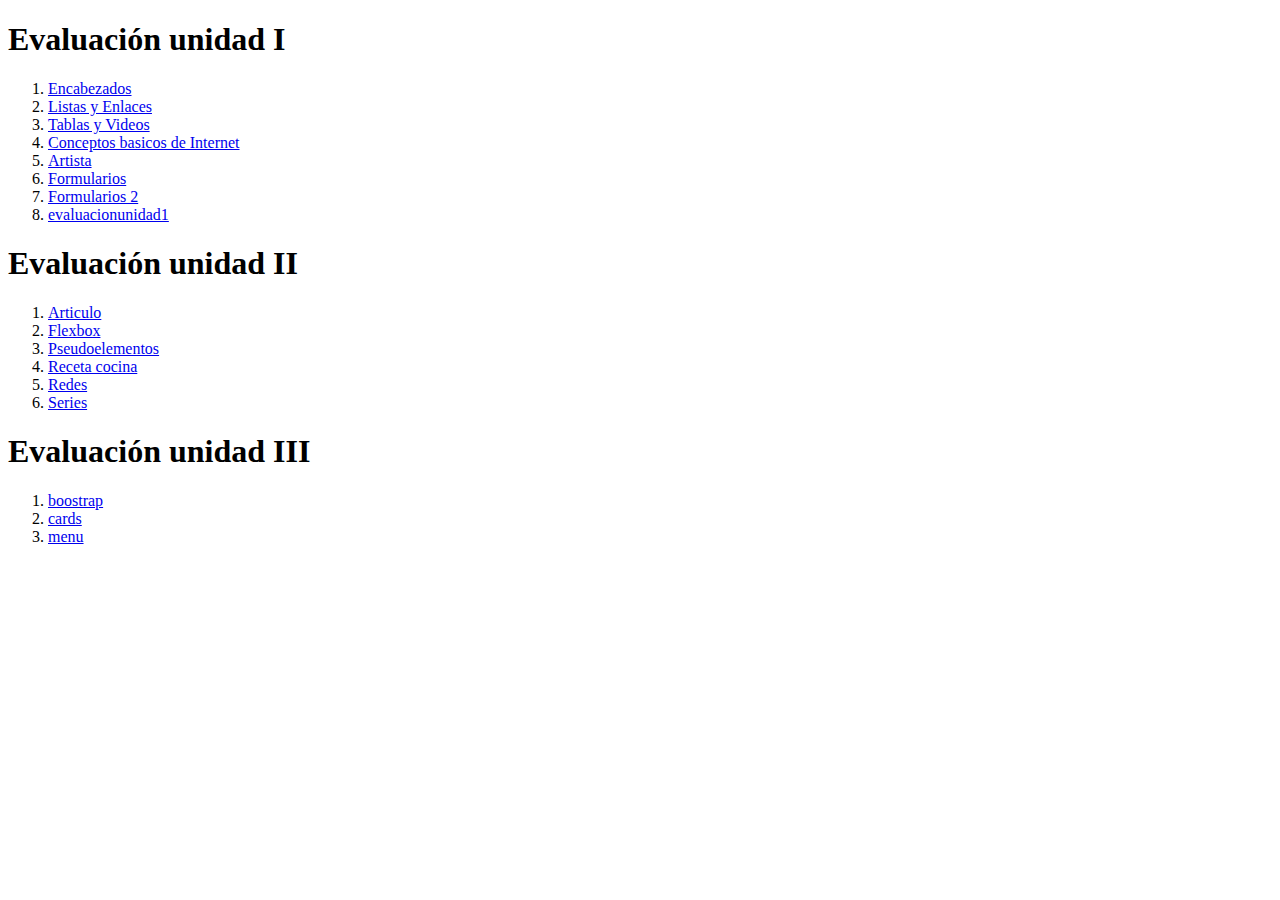
<file: index.html>
<!DOCTYPE html>
<html lang="en">
<head>
    <meta charset="UTF-8">
    <meta http-equiv="X-UA-Compatible" content="IE=edge">
    <meta name="viewport" content="width=device-width, initial-scale=1.0">
    <meta name="keywords" content="curso de diseño web, curso de diseño web en sonora">
    <meta name="description" content="">
    <meta name="author" content="@meastik_">
    <title>Document</title>
</head>
<body>
    <h1>Evaluación unidad I</h1>
    <ol>
        <li><a href="v1/encabezado.html" target="_top">Encabezados</a></li>
        <li><a href="v1/listasyenlaces.html" target="_top">Listas y Enlaces</a></li>
        <li><a href="v1/tablasyvideos.html" target="_top">Tablas y Videos</a></li>
        <li><a href="v1/conceptosbasicosdeinternet.html" target="_top">Conceptos basicos de Internet</a></li>
        <li><a href="v1/artista.html" target="_top">Artista</a></li>
        <li><a href="v1/formularios.html" target="_top">Formularios</a></li>
        <li><a href="v1/formulario2.html" target="_top">Formularios 2</a></li>
        <li><a href="v1/evaluacionunidad1.html" target="_top">evaluacionunidad1</a></li>
    </ol>
            <h1>Evaluación unidad II</h1>
        <ol>
        <li><a href="v2/articulo.html" target="_blank">Articulo</a></li>
        <li><a href="v2/flexbox.html" target="_blank">Flexbox</a></li>
        <li><a href="v2/pseudoelementos.html" target="_blank">Pseudoelementos</a></li>
        <li><a href="v2/recetacocina.html" target="_blank">Receta cocina</a></li>
        <li><a href="v2/redes.html" target="_blank">Redes</a></li>
        <li><a href="v2/series.html" target="_blank">Series</a></li>
    </ol>

    <h1>Evaluación unidad III</h1>
    <ol>
    <li><a href="v3/bootstrap.html" target="_blank">boostrap</a></li>
    <li><a href="v3/cards.html" target="_blank">cards</a></li>
    <li><a href="v3/menu.html" target="_blank">menu</a></li>
</ol>
</ol>
</body>
</html>
</file>
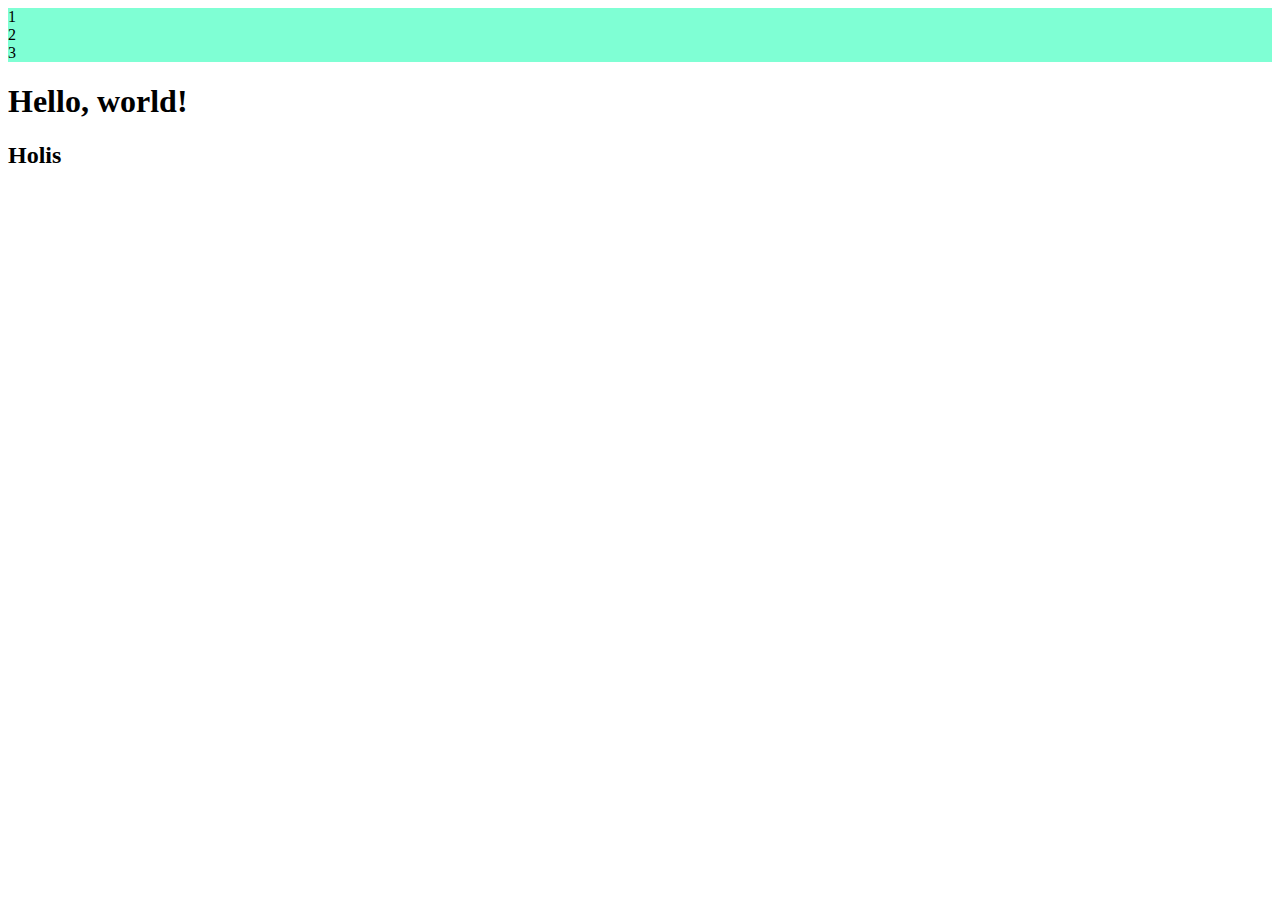
<file: v3/bootstrap.html>
<!doctype html>
<html lang="es">
  <head>
    <meta charset="utf-8">
    <meta name="viewport" content="width=device-width, initial-scale=1">
    <title>Bootstrap demo</title>

    <!---Bootstrap CSS--->
    <link href="https://cdn.jsdelivr.net/npm/bootstrap@5.3.0/dist/css/bootstrap.min.css" rel="stylesheet" integrity="sha384-9ndCyUaIbzAi2FUVXJi0CjmCapSmO7SnpJef0486qhLnuZ2cdeRhO02iuK6FUUVM" crossorigin="anonymous">
    <link rel="stylesheet" href="https://cdn.jsdelivr.net/npm/bootstrap-icons@1.10.5/font/bootstrap-icons.css">  

    <!---CSS del pryecto--->
    <link rel="stylesheet" href="../css/boostrap.css">
</head>
  <body>
    <section id="comida">
        <div class="container">
            <div class="row">
                <div class="item">1</div>
                <div class="item">2</div>
                <div class="item">3</div>
            </div>
        </div>
    </section>
    <h1>Hello, world!</h1>
    <script src="https://cdn.jsdelivr.net/npm/bootstrap@5.3.0/dist/js/bootstrap.bundle.min.js" integrity="sha384-geWF76RCwLtnZ8qwWowPQNguL3RmwHVBC9FhGdlKrxdiJJigb/j/68SIy3Te4Bkz" crossorigin="anonymous"></script>
    
    <h2 class="h4">Holis</h2>

</body>
</html>
</file>
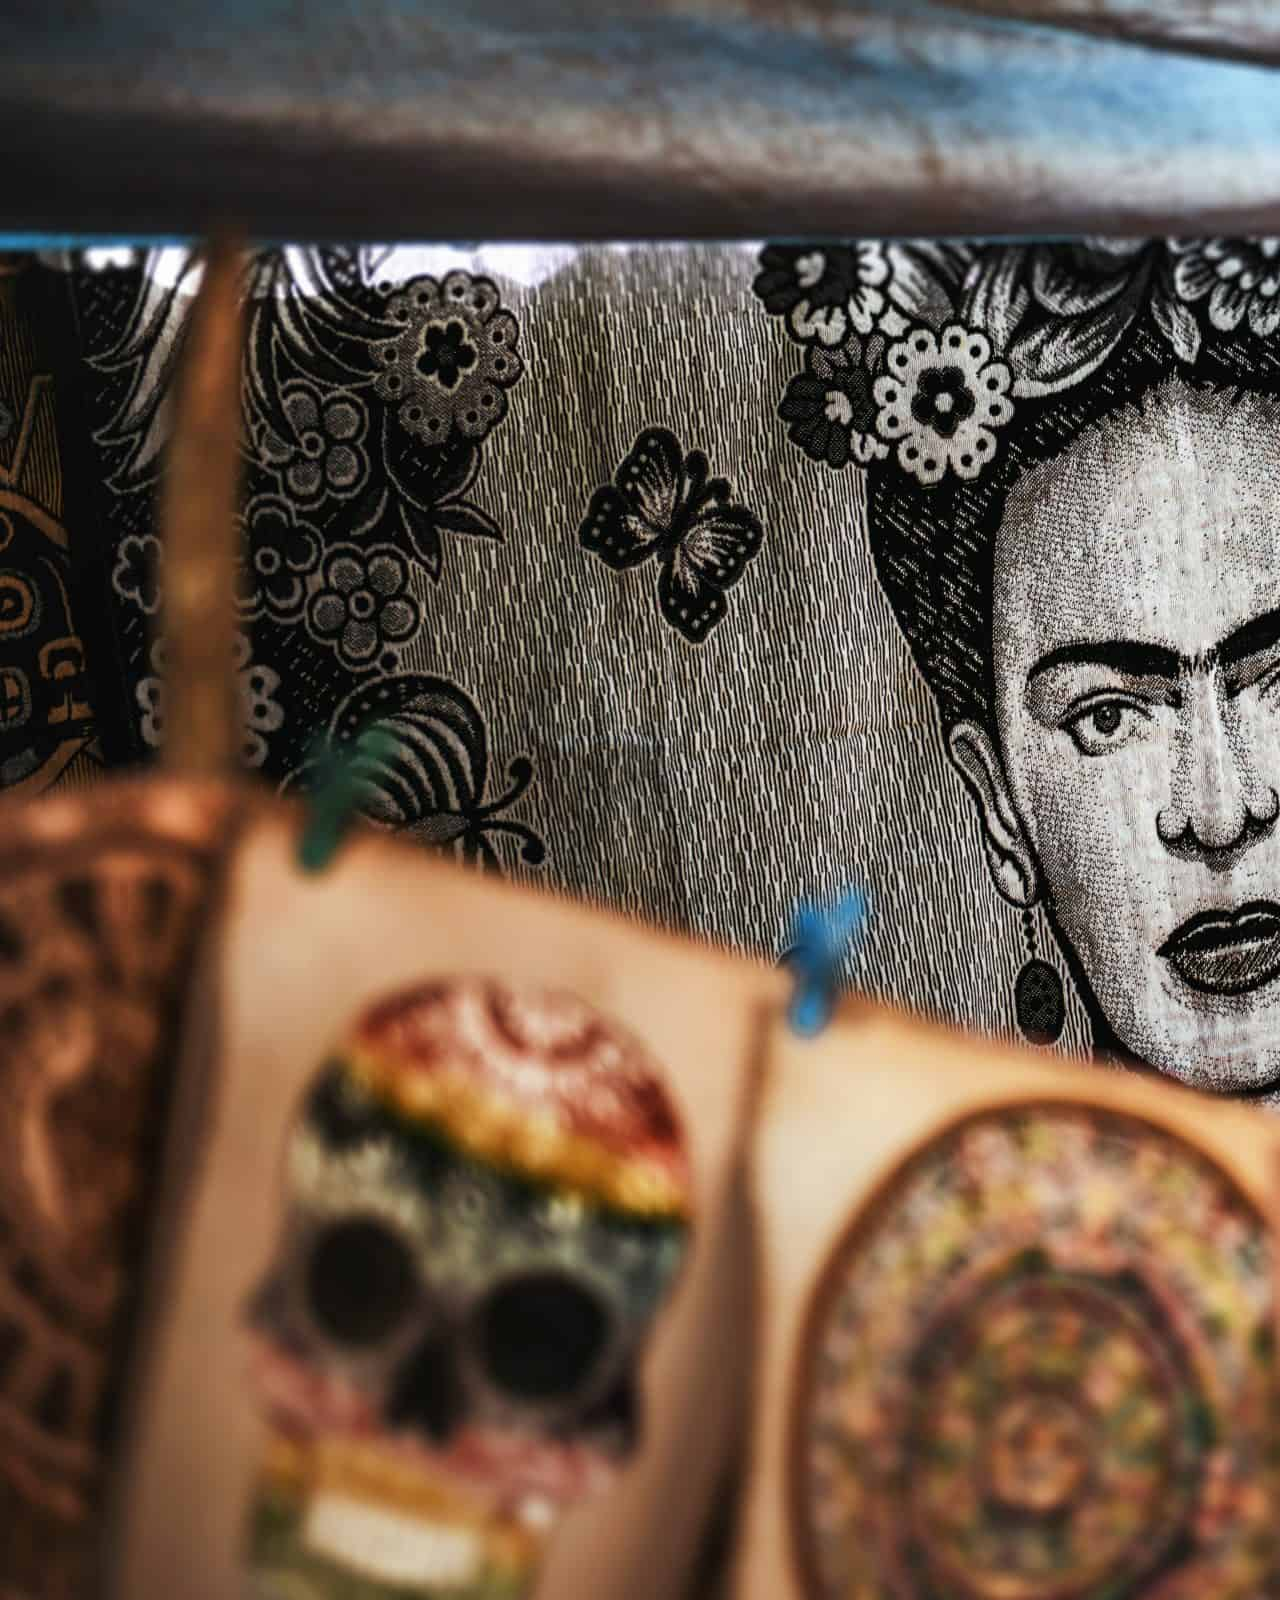
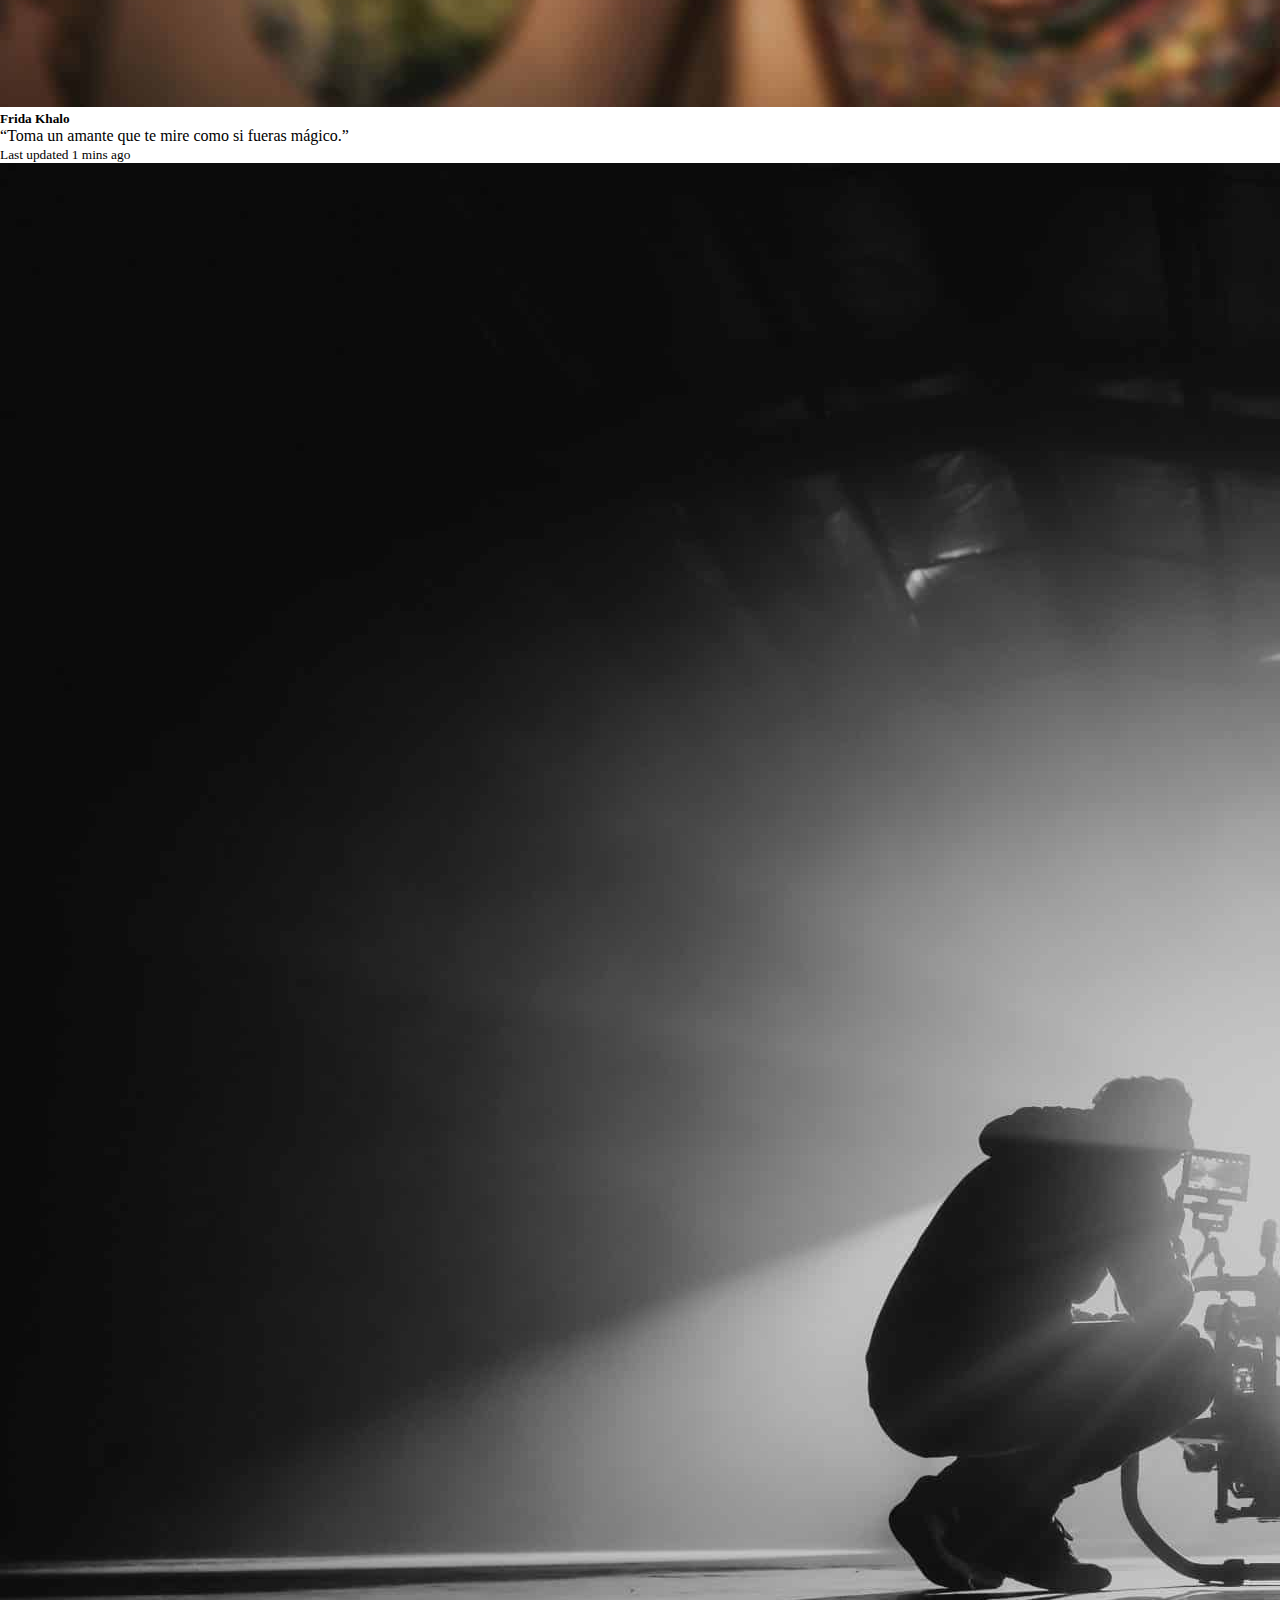
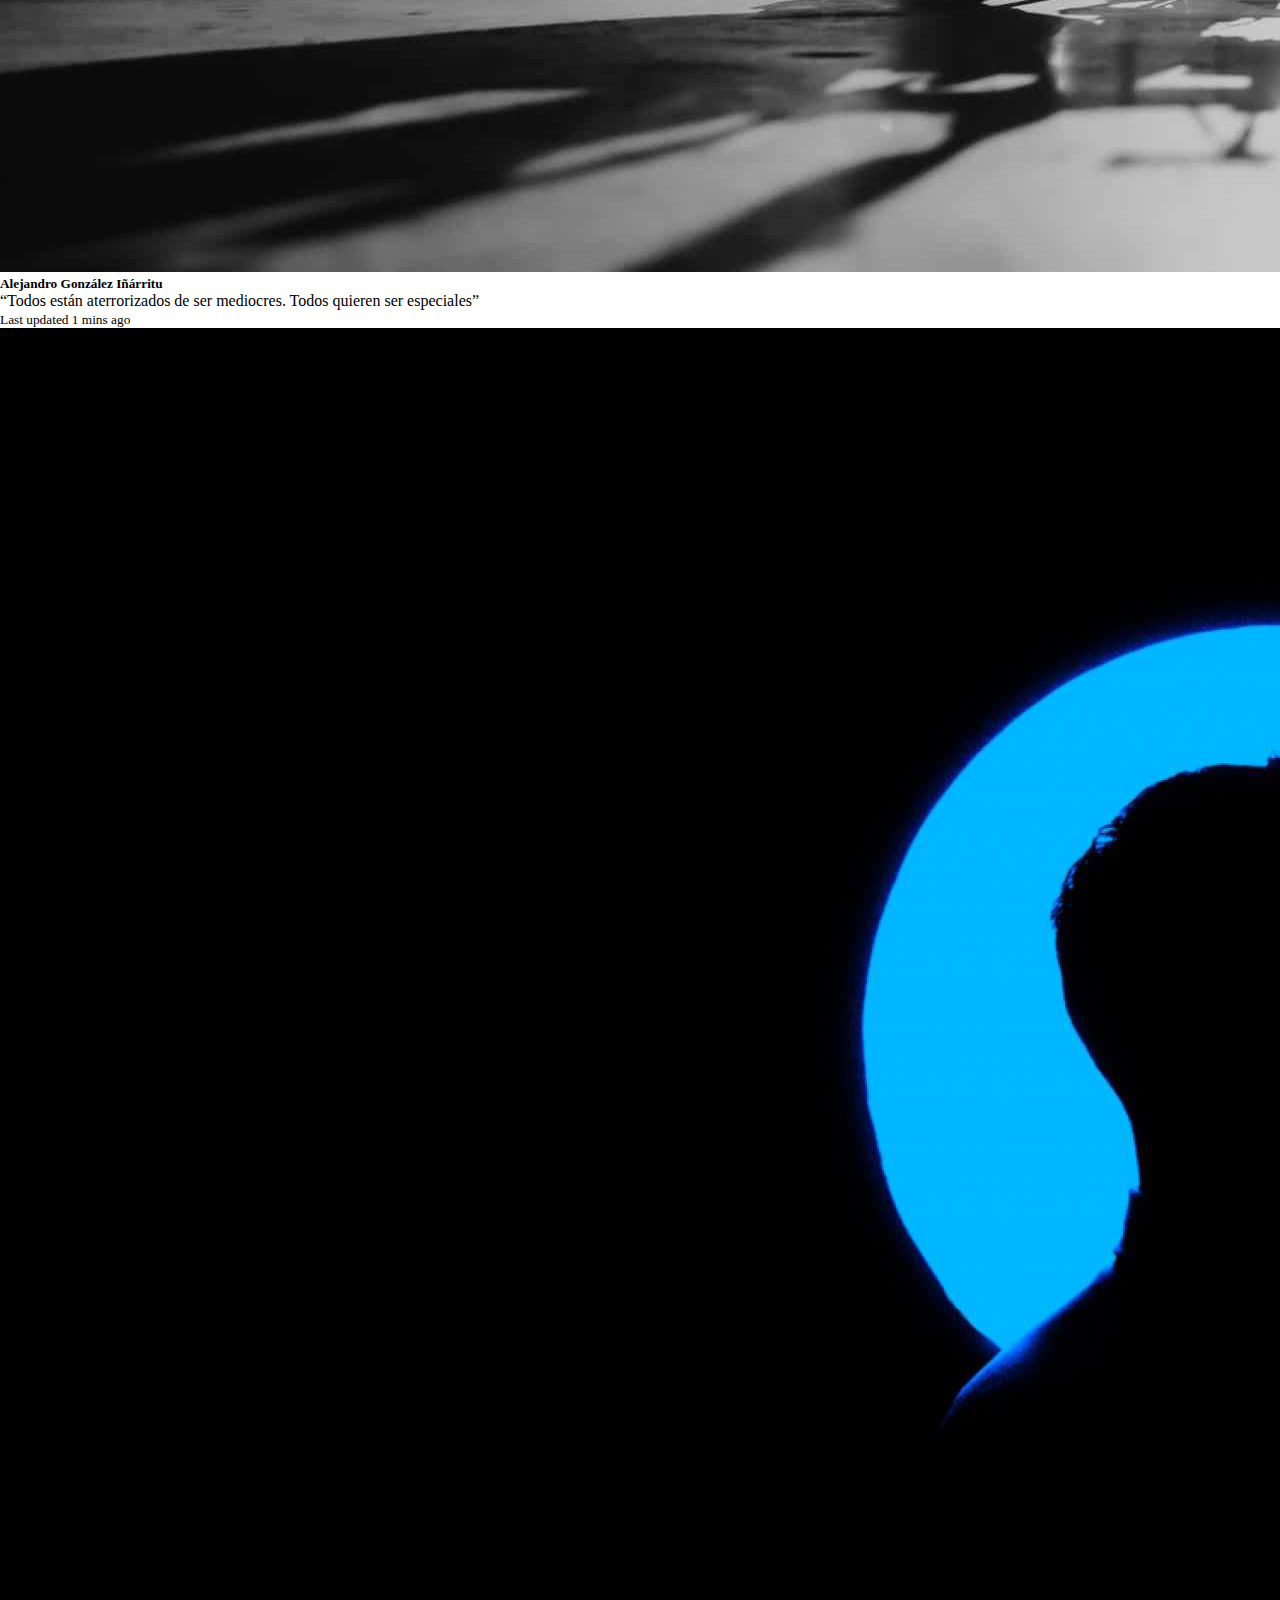
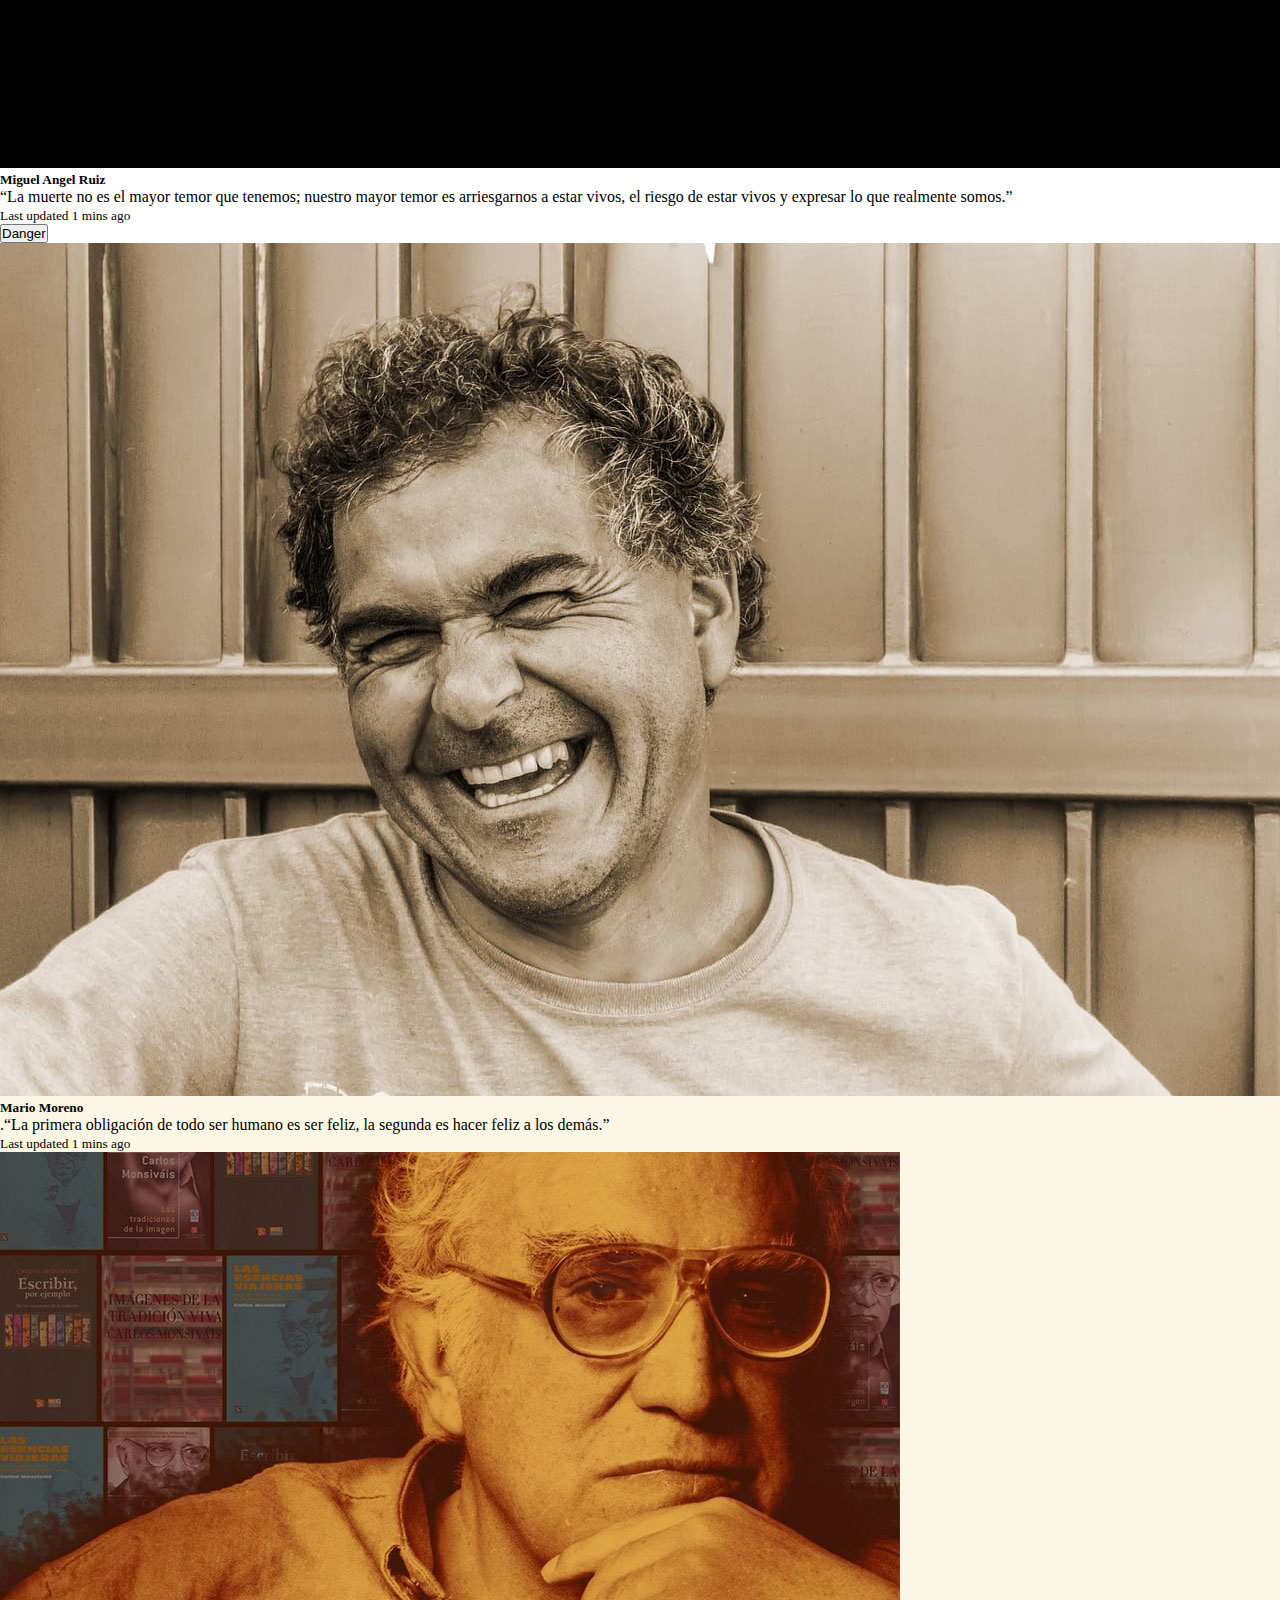
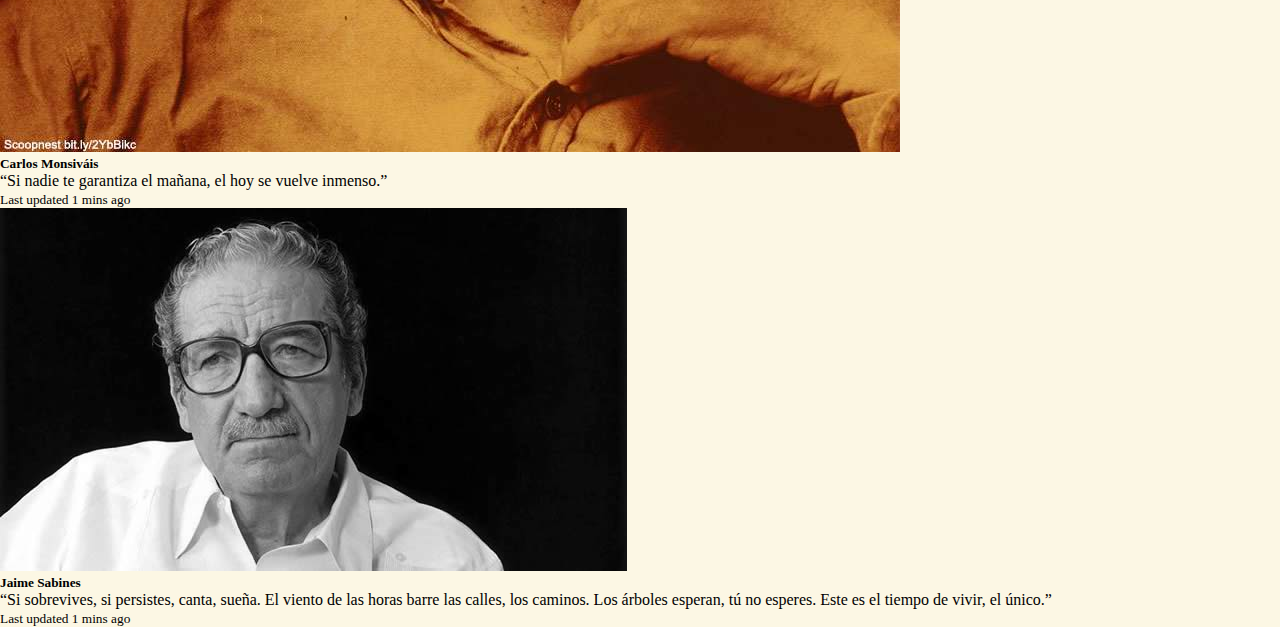
<file: v3/cards.html>
<!doctype html>
<html lang="en">
  <head>
    <meta charset="utf-8">
    <meta name="viewport" content="width=device-width, initial-scale=1">
    <title>Cards</title>
    <!-- Bootstrap CSS -->
    <link href="https://cdn.jsdelivr.net/npm/bootstrap@5.3.0/dist/css/bootstrap.min.css" rel="stylesheet" integrity="sha384-9ndCyUaIbzAi2FUVXJi0CjmCapSmO7SnpJef0486qhLnuZ2cdeRhO02iuK6FUUVM" crossorigin="anonymous">
    <link rel="stylesheet" href="https://cdn.jsdelivr.net/npm/bootstrap-icons@1.10.5/font/bootstrap-icons.css">
    <!-- Fonts -->
    <link href="https://fonts.googleapis.com/css2?family=Abril+Fatface&family=Comfortaa:wght@300;700&family=Mukta:wght@200;800&family=Oswald:wght@200;700&display=swap" rel="stylesheet">
    <!-- Mi CSS -->
    <link rel="stylesheet" href="../css/card.css">
  </head>

  <body>
    <section class="tarjetas pt-5 pb-5 mb-5">
        <div class="container">
            <div class="row">
                <div class="card items col-12 col-md-6 col-lg-4">
                    <img src="../img/frida-kahlo-scaled.jpg" class="card-img-top" alt="card-img-top">
                    <div class="card-body">
                      <h5 class="card-title">Frida Khalo</h5>
                      <p class="card-text">“Toma un amante que te mire como si fueras mágico.”</p>
                      <p class="card-text"><small class="text-muted">Last updated 1 mins ago</small></p>
                    </div>
                  </div>
                  <div class="card items col-12 col-md-6 col-lg-4">
                    <img src="../img/Iñarritu-scaled.jpg" class="card-img-top" alt="card-img-top">
                    <div class="card-body">
                      <h5 class="card-title">Alejandro González Iñárritu</h5>
                      <p class="card-text">“Todos están aterrorizados de ser mediocres. Todos quieren ser especiales”</p>
                      <p class="card-text"><small class="text-muted">Last updated 1 mins ago</small></p>
                    </div>
                  </div>
                  <div class="card items col-12 col-md-6 col-lg-4">
                    <img src="../img/cabeza-en-azul-scaled.jpg" class="card-img-top" alt="card-img-top">
                    <div class="card-body">
                      <h5 class="card-title">Miguel Angel Ruiz</h5>
                      <p class="card-text">“La muerte no es el mayor temor que tenemos; nuestro mayor temor es arriesgarnos a estar vivos, el riesgo de estar vivos y expresar lo que realmente somos.”</p>
                      <p class="card-text"><small class="text-muted">Last updated 1 mins ago</small></p>
                    </div>
                  </div>
            </div>
            <button type="button" class="btn btn-danger col-4 offset-4 mt-5">Danger</button>
        </div>
    </section>
    <section class="tarjetas">
        <div class="container">
            <div class="row">
                <div class="item col-12 col-md-4 p-3">
                    <div class="card">
                        <img src="../img/risas.jpg" class="card-img-top" alt="card-img-top">
                        <div class="card-body">
                          <h5 class="card-title">Mario Moreno</h5>
                          <p class="card-text">.“La primera obligación de todo ser humano es ser feliz, la segunda es hacer feliz a los demás.”</p>
                          <p class="card-text"><small class="text-muted">Last updated 1 mins ago</small></p>
                        </div>
                      </div>
                </div>
                <div class="item col-12 col-md-4 p-3">
                    <div class="card">
                        <img src="../img/monsdes.jpg" class="card-img-top" alt="card-img-top">
                        <div class="card-body">
                          <h5 class="card-title">Carlos Monsiváis</h5>
                          <p class="card-text">“Si nadie te garantiza el mañana, el hoy se vuelve inmenso.”</p>
                          <p class="card-text"><small class="text-muted">Last updated 1 mins ago</small></p>
                        </div>
                      </div>
                </div>
                <div class="item col-12 col-md-4 p-3">
                    <div class="card">
                        <img src="../img/el-poeta-mexicano-mas-recitado.jpg" class="card-img-top" alt="card-img-top">
                        <div class="card-body">
                          <h5 class="card-title">Jaime Sabines</h5>
                          <p class="card-text">“Si sobrevives, si persistes, canta, sueña. El viento de las horas barre las calles, los caminos. Los árboles esperan, tú no esperes. Este es el tiempo de vivir, el único.” </p>
                          <p class="card-text"><small class="text-muted">Last updated 1 mins ago</small></p>
                        </div>
                      </div>
                </div>
            </div>
        </div>
    </section>


    <script src="https://cdn.jsdelivr.net/npm/bootstrap@5.3.0/dist/js/bootstrap.bundle.min.js" integrity="sha384-geWF76RCwLtnZ8qwWowPQNguL3RmwHVBC9FhGdlKrxdiJJigb/j/68SIy3Te4Bkz" crossorigin="anonymous"></script>
  </body>
</html>
</file>
<file: css/boostrap.css>
/* DOCUMENTO CSS */

.display-1 {color: antiquewhite; font-weight: bold; }

#comida { background-color:aquamarine ;}

.items { background-color: bisque; }
</file>
<file: css/card.css>
/* DOCUMENTO CSS */

* {margin: 0; padding: 0; }

.item {background-color: rgb(252, 247, 228); }
</file>
